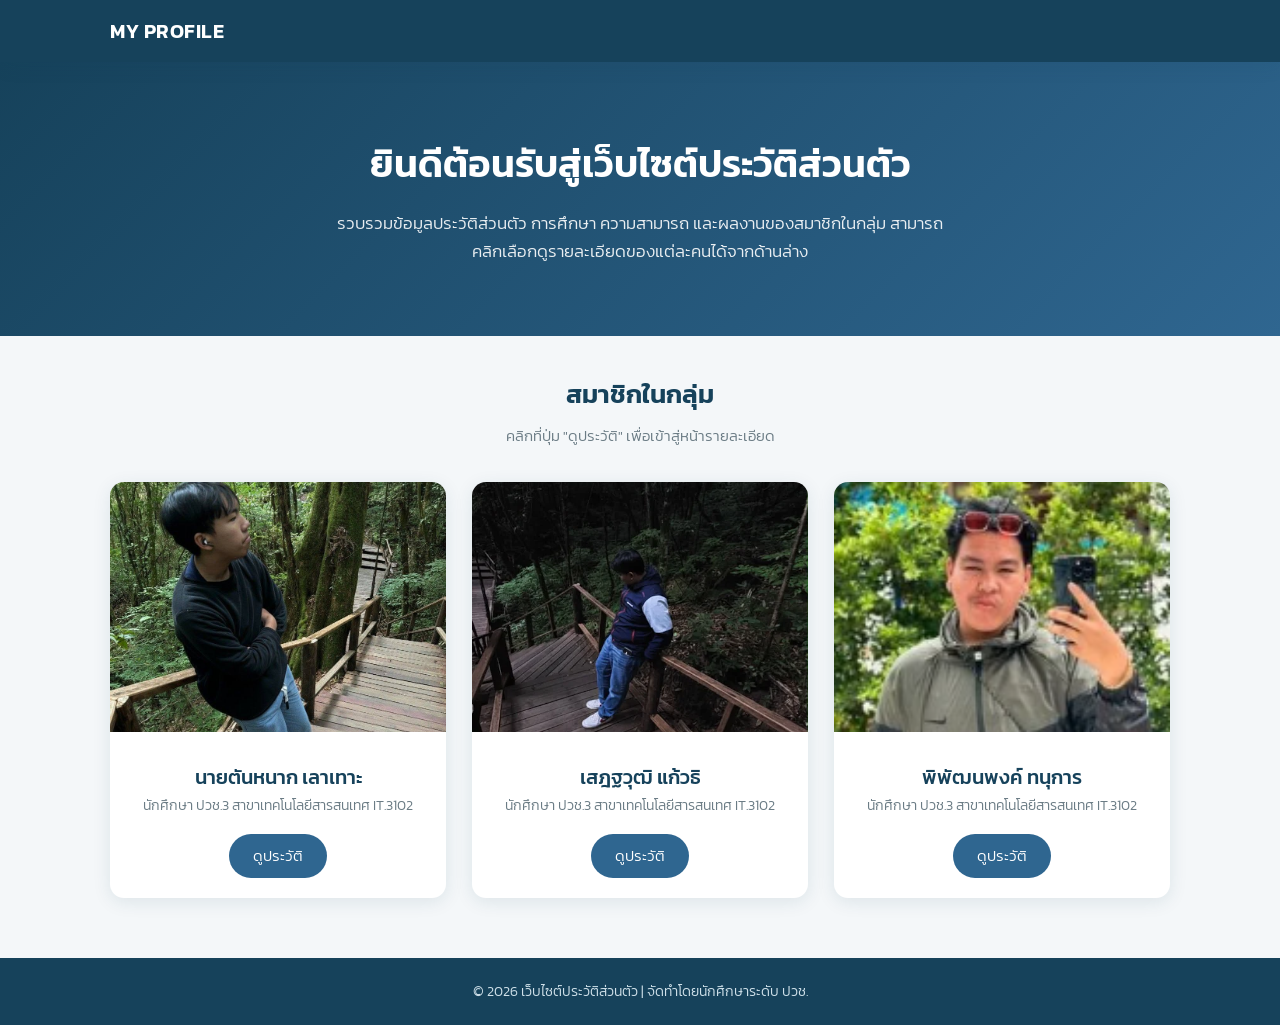
<file: index.html>
<!DOCTYPE html>
<html lang="th">
<head>
  <meta charset="UTF-8">
  <meta name="viewport" content="width=device-width, initial-scale=1.0">
  <title>หน้าแรก | ประวัติส่วนตัว</title>
  <link rel="stylesheet" href="style.css">
</head>
<body>

  <nav class="navbar">
    <div class="nav-inner">
      <a href="index.html" class="logo">MY PROFILE</a>
    </div>
  </nav>

  <section class="hero">
    <h1>ยินดีต้อนรับสู่เว็บไซต์ประวัติส่วนตัว</h1>
    <p>รวบรวมข้อมูลประวัติส่วนตัว การศึกษา ความสามารถ และผลงานของสมาชิกในกลุ่ม สามารถคลิกเลือกดูรายละเอียดของแต่ละคนได้จากด้านล่าง</p>
  </section>

  <div class="container">
    <h2 class="section-title">สมาชิกในกลุ่ม</h2>
    <p class="section-sub">คลิกที่ปุ่ม "ดูประวัติ" เพื่อเข้าสู่หน้ารายละเอียด</p>

    <div class="grid">

      <div class="person-card">
        <img src="asset/img/tannak.jpg" alt="รูปสมาชิกคนที่ 1">
        <div class="card-body">
          <h3>นายตันหนาก เลาเทาะ</h3>
          <p class="role">นักศึกษา ปวช.3 สาขาเทคโนโลยีสารสนเทศ IT.3102</p>
          <a href="Tannak.html" class="btn">ดูประวัติ</a>
        </div>
      </div>

      <div class="person-card">
        <img src="asset/img/Settawut.webp" alt="รูปสมาชิกคนที่ 2">
        <div class="card-body">
          <h3>เสฎฐวุฒิ แก้วธิ</h3>
          <p class="role">นักศึกษา ปวช.3 สาขาเทคโนโลยีสารสนเทศ IT.3102</p>
          <a href="Settawut.html" class="btn">ดูประวัติ</a>
        </div>
      </div>

      <div class="person-card">
        <img src="asset/img/Piputpong.webp" alt="รูปสมาชิกคนที่ 3">
        <div class="card-body">
          <h3>พิพัฒนพงค์ ทนุการ</h3>
          <p class="role">นักศึกษา ปวช.3 สาขาเทคโนโลยีสารสนเทศ IT.3102</p>
          <a href="Piputpong.html" class="btn">ดูประวัติ</a>
        </div>
      </div>

    </div>
  </div>

  <footer>
    &copy; 2026 เว็บไซต์ประวัติส่วนตัว | จัดทำโดยนักศึกษาระดับ ปวช.
  </footer>

</body>
</html>
</file>
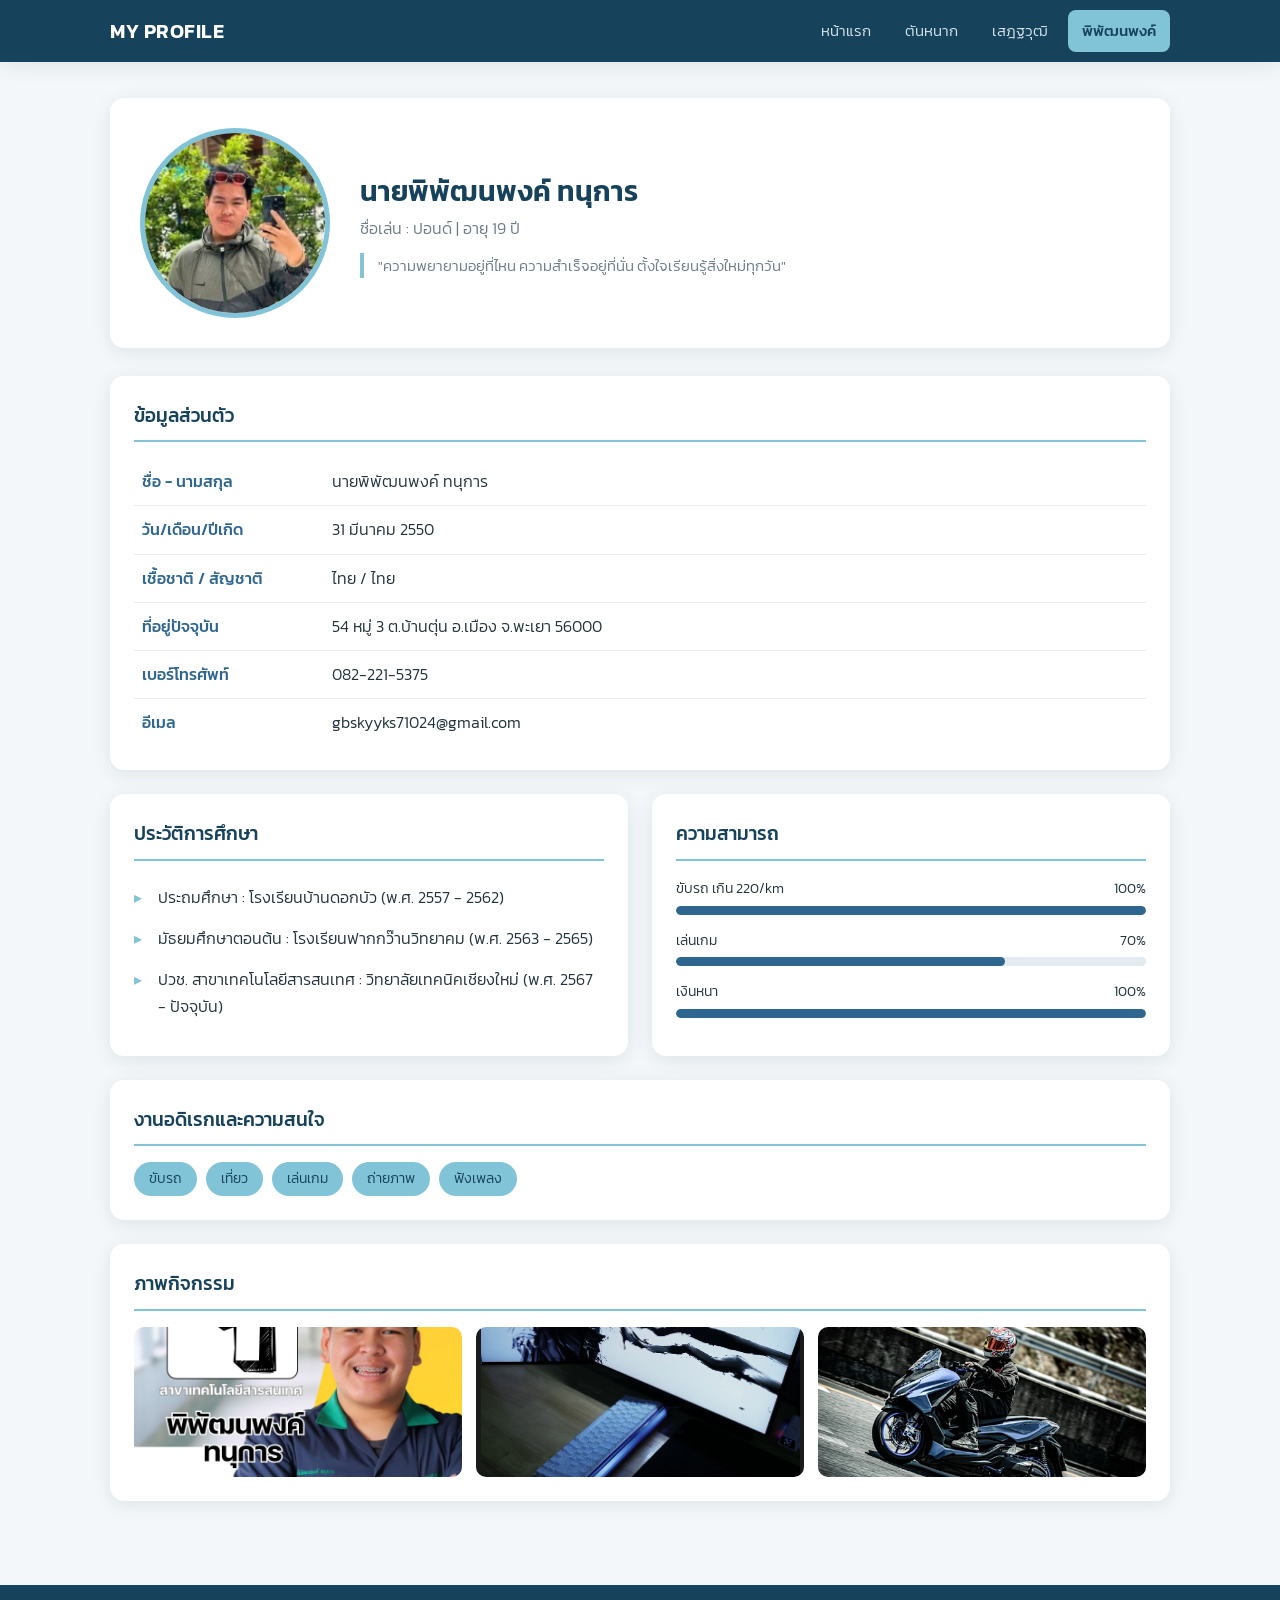
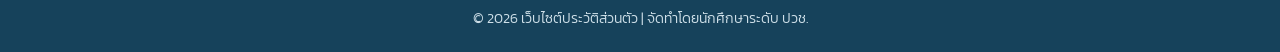
<file: Piputpong.html>
<!DOCTYPE html>
<html lang="th">
<head>
  <meta charset="UTF-8">
  <meta name="viewport" content="width=device-width, initial-scale=1.0">
  <title>ประวัติส่วนตัว | พิพัฒนพงค์ ทนุการ</title>
  <link rel="stylesheet" href="style.css">
</head>
<body>

  <nav class="navbar">
    <div class="nav-inner">
      <a href="index.html" class="logo">MY PROFILE</a>
      <ul class="nav-menu">
        <li><a href="index.html">หน้าแรก</a></li>
        <li><a href="Tannak.html">ตันหนาก</a></li>
        <li><a href="Settawut.html">เสฎฐวุฒิ</a></li>
        <li><a href="Piputpong.html" class="active">พิพัฒนพงค์</a></li>
      </ul>
    </div>
  </nav>

  <div class="container">

    <div class="profile-head">
      <img src="asset/img/Piputpong.webp" alt="รูปนายพิพัฒนพงค์ ทนุการ">
      <div class="head-text">
        <h2>นายพิพัฒนพงค์ ทนุการ</h2>
        <p class="nickname">ชื่อเล่น : ปอนด์ | อายุ 19    ปี</p>
        <p class="quote">"ความพยายามอยู่ที่ไหน ความสำเร็จอยู่ที่นั่น ตั้งใจเรียนรู้สิ่งใหม่ทุกวัน"</p>
      </div>
    </div>

    <div class="box">
      <h3>ข้อมูลส่วนตัว</h3>
      <table>
        <tr><th>ชื่อ - นามสกุล</th><td>นายพิพัฒนพงค์ ทนุการ</td></tr>
        <tr><th>วัน/เดือน/ปีเกิด</th><td>31 มีนาคม 2550</td></tr>
        <tr><th>เชื้อชาติ / สัญชาติ</th><td>ไทย / ไทย</td></tr>
        <tr><th>ที่อยู่ปัจจุบัน</th><td>54 หมู่ 3 ต.บ้านตุ่น อ.เมือง จ.พะเยา 56000</td></tr>
        <tr><th>เบอร์โทรศัพท์</th><td>082-221-5375</td></tr>
        <tr><th>อีเมล</th><td>gbskyyks71024@gmail.com</td></tr>
      </table>
    </div>

    <div class="two-col">
      <div class="box">
        <h3>ประวัติการศึกษา</h3>
        <ul class="plain">
          <li>ประถมศึกษา : โรงเรียนบ้านดอกบัว (พ.ศ. 2557 - 2562)</li>
          <li>มัธยมศึกษาตอนต้น : โรงเรียนฟากกว๊านวิทยาคม (พ.ศ. 2563 - 2565)</li>
          <li>ปวช. สาขาเทคโนโลยีสารสนเทศ : วิทยาลัยเทคนิคเชียงใหม่ (พ.ศ. 2567 - ปัจจุบัน)</li>
        </ul>
      </div>

      <div class="box">
        <h3>ความสามารถ</h3>
        <div class="skill">
          <div class="skill-label"><span>ขับรถ เกิน 220/km</span><span>100%</span></div>
          <div class="bar"><span style="width:100%"></span></div>
        </div>
        <div class="skill">
          <div class="skill-label"><span>เล่นเกม</span><span>70%</span></div>
          <div class="bar"><span style="width:70%"></span></div>
        </div>
        <div class="skill">
          <div class="skill-label"><span>เงินหนา</span><span>100%</span></div>
          <div class="bar"><span style="width:100%"></span></div>
        </div>
      </div>
    </div>  

    <div class="box">
      <h3>งานอดิเรกและความสนใจ</h3>
      <div class="tags">
        <span class="tag">ขับรถ</span>
        <span class="tag">เที่ยว</span>
        <span class="tag">เล่นเกม</span>
        <span class="tag">ถ่ายภาพ</span>
        <span class="tag">ฟังเพลง</span>
      </div>
    </div>

    <div class="box">
      <h3>ภาพกิจกรรม</h3>
      <div class="gallery">
        <img src="asset/img/piputpong_eiei.jpg" alt="ภาพกิจกรรมที่ 1">
        <img src="asset/img/piputpong_2.webp" alt="ภาพกิจกรรมที่ 2">
        <img src="asset/img/piputpong_3.png" alt="ภาพกิจกรรมที่ 3">
      </div>
    </div>

  </div>

  <footer>
    &copy; 2026 เว็บไซต์ประวัติส่วนตัว | จัดทำโดยนักศึกษาระดับ ปวช.
  </footer>

</body>
</html>
</file>
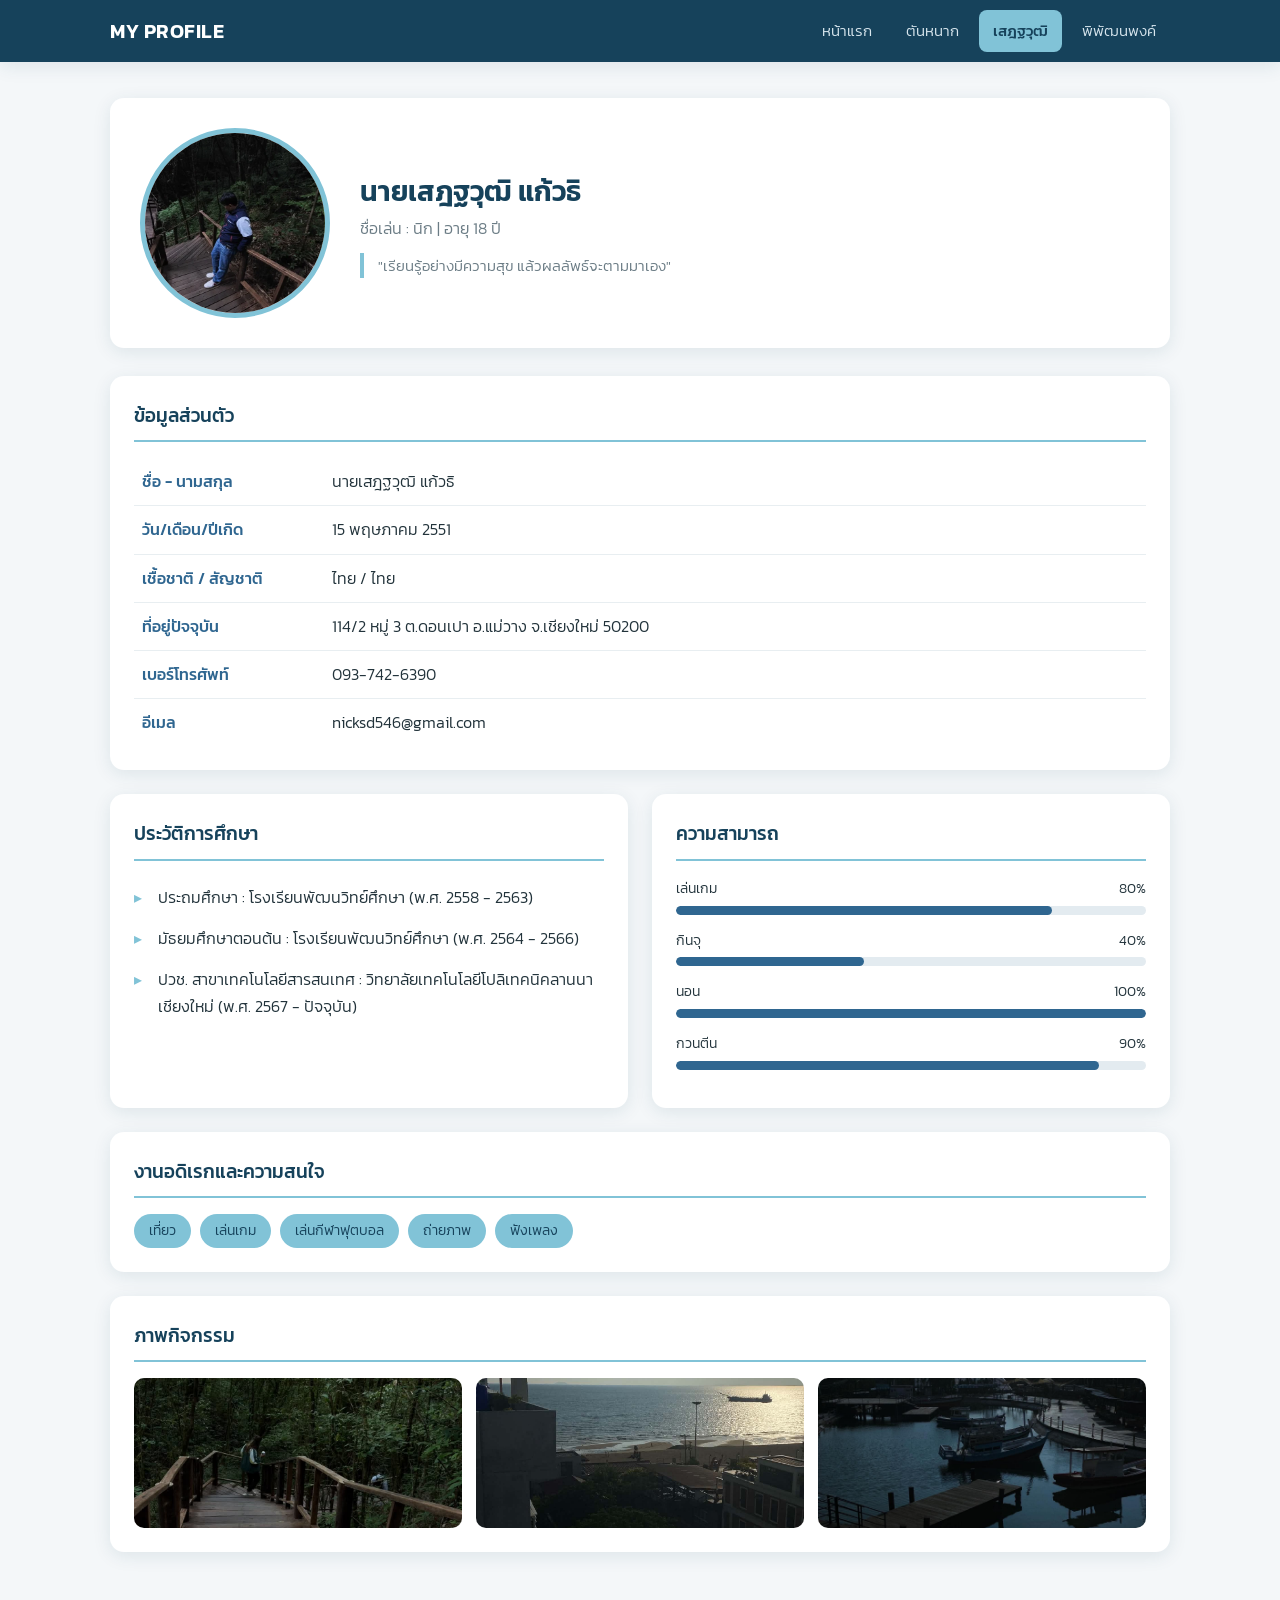
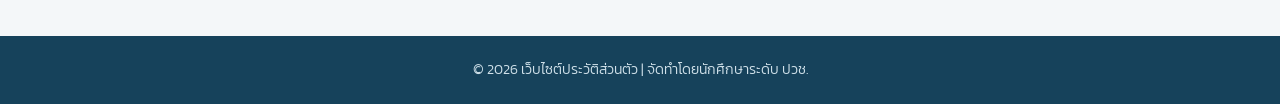
<file: Settawut.html>
<!DOCTYPE html>
<html lang="th">
<head>
  <meta charset="UTF-8">
  <meta name="viewport" content="width=device-width, initial-scale=1.0">
  <title>ประวัติส่วนตัว | เสฎฐวุฒิ แก้วธิ</title>
  <link rel="stylesheet" href="style.css">
</head>
<body>

  <nav class="navbar">
    <div class="nav-inner">
      <a href="index.html" class="logo">MY PROFILE</a>
      <ul class="nav-menu">
        <li><a href="index.html">หน้าแรก</a></li>
        <li><a href="Tannak.html">ตันหนาก</a></li>
        <li><a href="Settawut.html" class="active">เสฎฐวุฒิ</a></li>
        <li><a href="Piputpong.html">พิพัฒนพงค์</a></li>
      </ul>
    </div>
  </nav>

  <div class="container">

    <div class="profile-head">
      <img src="asset/img/Settawut.webp" alt="รูปนายสมชาย ใจดี">
      <div class="head-text">
        <h2>นายเสฎฐวุฒิ แก้วธิ</h2>
        <p class="nickname">ชื่อเล่น : นิก | อายุ 18 ปี</p>
        <p class="quote">"เรียนรู้อย่างมีความสุข แล้วผลลัพธ์จะตามมาเอง"</p>
      </div>
    </div>

    <div class="box">
      <h3>ข้อมูลส่วนตัว</h3>
      <table>
        <tr><th>ชื่อ - นามสกุล</th><td>นายเสฎฐวุฒิ แก้วธิ</td></tr>
        <tr><th>วัน/เดือน/ปีเกิด</th><td>15 พฤษภาคม 2551</td></tr>
        <tr><th>เชื้อชาติ / สัญชาติ</th><td>ไทย / ไทย</td></tr>
        <tr><th>ที่อยู่ปัจจุบัน</th><td>114/2 หมู่ 3 ต.ดอนเปา อ.แม่วาง จ.เชียงใหม่ 50200</td></tr>
        <tr><th>เบอร์โทรศัพท์</th><td>093-742-6390</td></tr>
        <tr><th>อีเมล</th><td>nicksd546@gmail.com</td></tr>
      </table>
    </div>

    <div class="two-col">
      <div class="box">
        <h3>ประวัติการศึกษา</h3>
        <ul class="plain">
          <li>ประถมศึกษา : โรงเรียนพัฒนวิทย์ศึกษา (พ.ศ. 2558 - 2563)</li>
          <li>มัธยมศึกษาตอนต้น : โรงเรียนพัฒนวิทย์ศึกษา (พ.ศ. 2564 - 2566)</li>
          <li>ปวช. สาขาเทคโนโลยีสารสนเทศ : วิทยาลัยเทคโนโลยีโปลิเทคนิคลานนา เชียงใหม่ (พ.ศ. 2567 - ปัจจุบัน)</li>
        </ul>
      </div>

      <div class="box">
        <h3>ความสามารถ</h3>
        <div class="skill">
          <div class="skill-label"><span>เล่นเกม</span><span>80%</span></div>
          <div class="bar"><span style="width:80%"></span></div>
        </div>
        <div class="skill">
          <div class="skill-label"><span>กินจุ</span><span>40%</span></div>
          <div class="bar"><span style="width:40%"></span></div>
        </div>
        <div class="skill">
          <div class="skill-label"><span>นอน</span><span>100%</span></div>
          <div class="bar"><span style="width:100%"></span></div>
        </div>
        <div class="skill">
          <div class="skill-label"><span>กวนตีน</span><span>90%</span></div>
          <div class="bar"><span style="width:90%"></span></div>
        </div>
      </div>
    </div>

    <div class="box">
      <h3>งานอดิเรกและความสนใจ</h3>
      <div class="tags">
        <span class="tag">เที่ยว</span>
        <span class="tag">เล่นเกม</span>
        <span class="tag">เล่นกีฬาฟุตบอล</span>
        <span class="tag">ถ่ายภาพ</span>
        <span class="tag">ฟังเพลง</span>
      </div>
    </div>

    <div class="box">
      <h3>ภาพกิจกรรม</h3>
      <div class="gallery">
        <img src="asset/img/settawut_travel1.jpg" alt="ภาพกิจกรรมที่ 1">
        <img src="asset/img/settawut_travel2.jpg" alt="ภาพกิจกรรมที่ 2">
        <img src="asset/img/settawut_travel3.jpg" alt="ภาพกิจกรรมที่ 3">
      </div>
    </div>

  </div>

  <footer>
    &copy; 2026 เว็บไซต์ประวัติส่วนตัว | จัดทำโดยนักศึกษาระดับ ปวช.
  </footer>

</body>
</html>
</file>
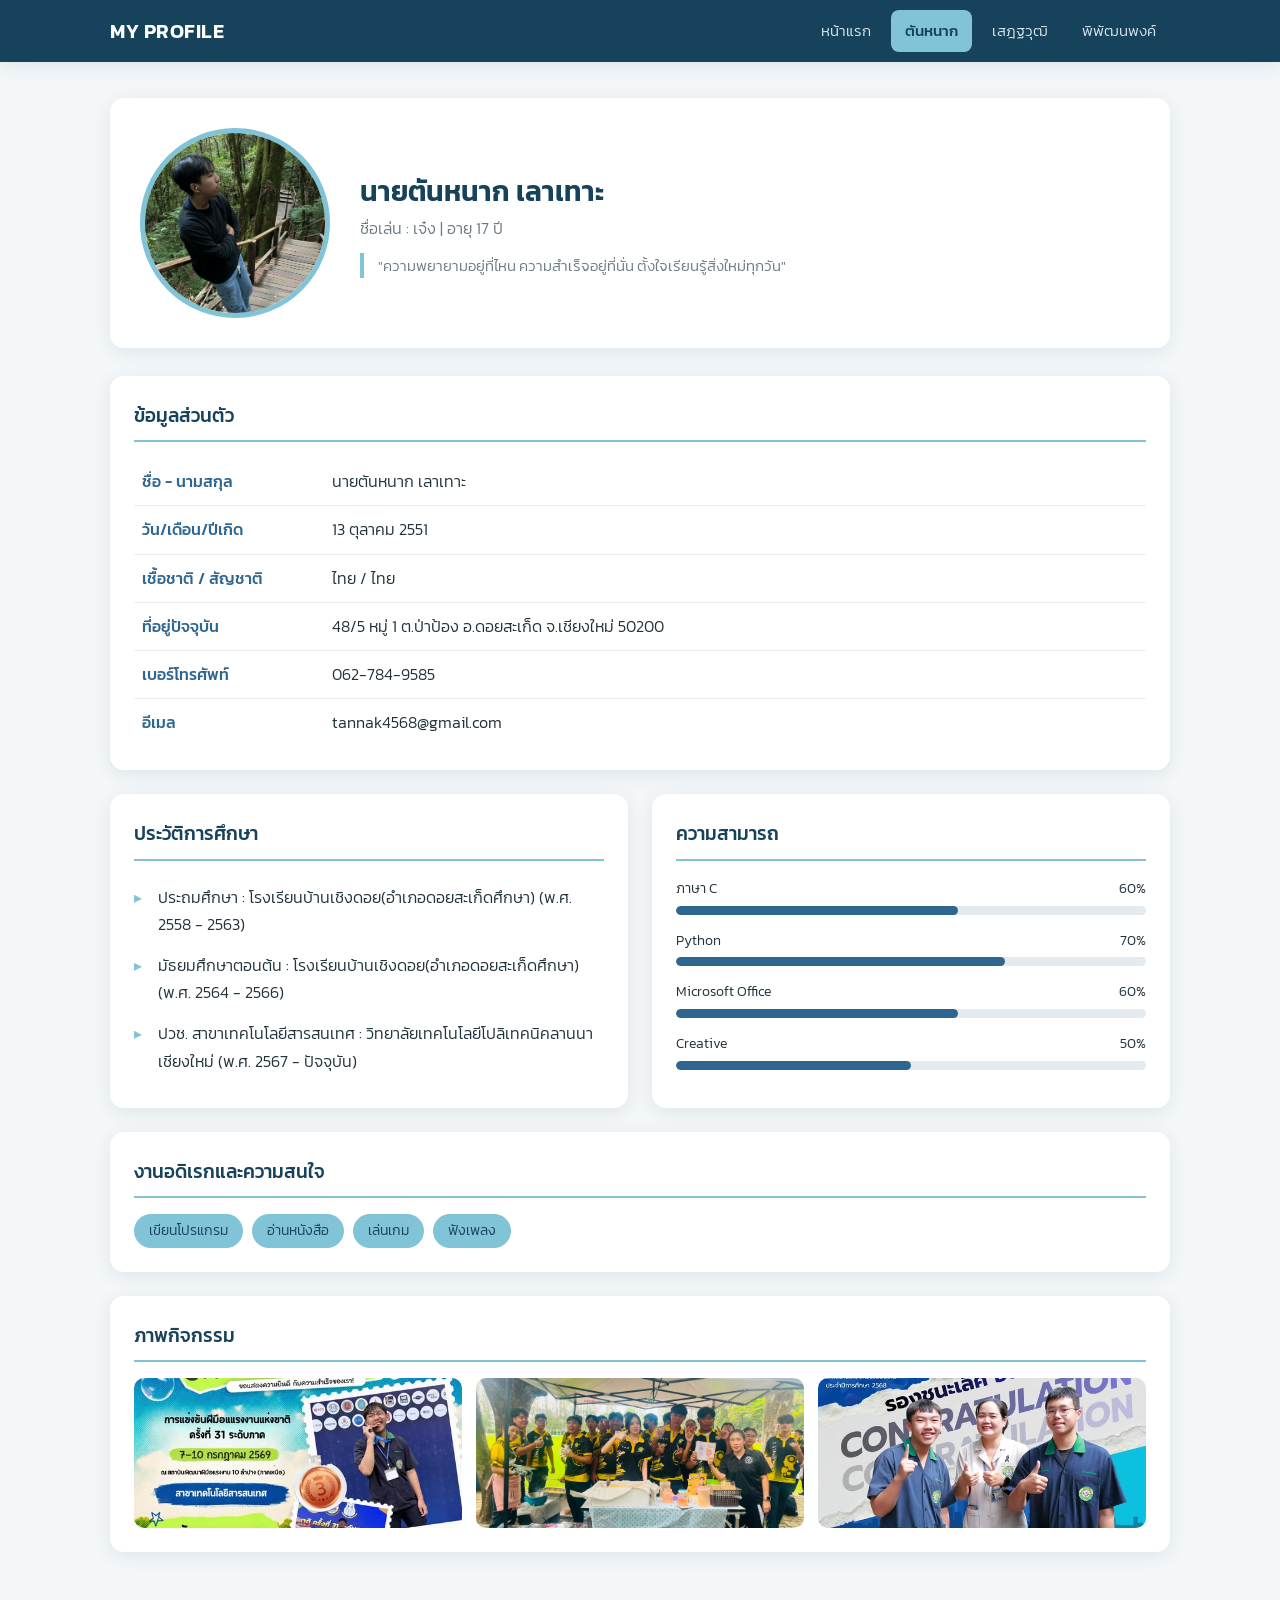
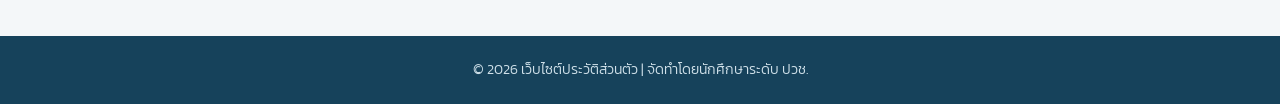
<file: Tannak.html>
<!DOCTYPE html>
<html lang="th">
<head>
  <meta charset="UTF-8">
  <meta name="viewport" content="width=device-width, initial-scale=1.0">
  <title>ประวัติส่วนตัว | ตันหนาก เลาเทาะ</title>
  <link rel="stylesheet" href="style.css">
</head>
<body>

  <nav class="navbar">
    <div class="nav-inner">
      <a href="index.html" class="logo">MY PROFILE</a>
      <ul class="nav-menu">
        <li><a href="index.html">หน้าแรก</a></li>
        <li><a href="Tannak.html" class="active">ตันหนาก</a></li>
        <li><a href="Settawut.html">เสฎฐวุฒิ</a></li>
        <li><a href="Piputpong.html">พิพัฒนพงค์</a></li>
      </ul>
    </div>
  </nav>

  <div class="container">

    <div class="profile-head">
      <img src="asset/img/tannak.jpg" alt="รูปนายตันหนาก เลาเทาะ">
      <div class="head-text">
        <h2>นายตันหนาก เลาเทาะ</h2>
        <p class="nickname">ชื่อเล่น : เจ๋ง | อายุ 17 ปี</p>
        <p class="quote">"ความพยายามอยู่ที่ไหน ความสำเร็จอยู่ที่นั่น ตั้งใจเรียนรู้สิ่งใหม่ทุกวัน"</p>
      </div>
    </div>

    <div class="box">
      <h3>ข้อมูลส่วนตัว</h3>
      <table>
        <tr><th>ชื่อ - นามสกุล</th><td>นายตันหนาก เลาเทาะ</td></tr>
        <tr><th>วัน/เดือน/ปีเกิด</th><td>13 ตุลาคม 2551</td></tr>
        <tr><th>เชื้อชาติ / สัญชาติ</th><td>ไทย / ไทย</td></tr>
        <tr><th>ที่อยู่ปัจจุบัน</th><td>48/5 หมู่ 1 ต.ป่าป้อง อ.ดอยสะเก็ด จ.เชียงใหม่ 50200</td></tr>
        <tr><th>เบอร์โทรศัพท์</th><td>062-784-9585</td></tr>
        <tr><th>อีเมล</th><td>tannak4568@gmail.com</td></tr>
      </table>
    </div>

    <div class="two-col">
      <div class="box">
        <h3>ประวัติการศึกษา</h3>
        <ul class="plain">
          <li>ประถมศึกษา : โรงเรียนบ้านเชิงดอย(อำเภอดอยสะเก็ดศึกษา) (พ.ศ. 2558 - 2563)</li>
          <li>มัธยมศึกษาตอนต้น : โรงเรียนบ้านเชิงดอย(อำเภอดอยสะเก็ดศึกษา) (พ.ศ. 2564 - 2566)</li>
          <li>ปวช. สาขาเทคโนโลยีสารสนเทศ : วิทยาลัยเทคโนโลยีโปลิเทคนิคลานนา เชียงใหม่ (พ.ศ. 2567 - ปัจจุบัน)</li>
        </ul>
      </div>

      <div class="box">
        <h3>ความสามารถ</h3>
        <div class="skill">
          <div class="skill-label"><span>ภาษา C</span><span>60%</span></div>
          <div class="bar"><span style="width:60%"></span></div>
        </div>
        <div class="skill">
          <div class="skill-label"><span>Python</span><span>70%</span></div>
          <div class="bar"><span style="width:70%"></span></div>
        </div>
        <div class="skill">
          <div class="skill-label"><span>Microsoft Office</span><span>60%</span></div>
          <div class="bar"><span style="width:60%"></span></div>
        </div>
        <div class="skill">
          <div class="skill-label"><span>Creative</span><span>50%</span></div>
          <div class="bar"><span style="width:50%"></span></div>
        </div>
      </div>
    </div>

    <div class="box">
      <h3>งานอดิเรกและความสนใจ</h3>
      <div class="tags">
        <span class="tag">เขียนโปรแกรม</span>
        <span class="tag">อ่านหนังสือ</span>
        <span class="tag">เล่นเกม</span>
        <span class="tag">ฟังเพลง</span>
      </div>
    </div>

    <div class="box">
      <h3>ภาพกิจกรรม</h3>
      <div class="gallery">
        <img src="asset/img/Tannak_worldskill.jpg" alt="ภาพกิจกรรมที่ 1">
        <img src="asset/img/tannak_.jpg" alt="ภาพกิจกรรมที่ 2">
        <img src="asset/img/tannak_2.jpg" alt="ภาพกิจกรรมที่ 3">
      </div>
    </div>

  </div>

  <footer>
    &copy; 2026 เว็บไซต์ประวัติส่วนตัว | จัดทำโดยนักศึกษาระดับ ปวช.
  </footer>

</body>
</html>
</file>
<file: style.css>
@import url('https://fonts.googleapis.com/css2?family=Kanit:wght@300;400;500;600&display=swap');

:root {
  --main: #2f6690;
  --main-dark: #16425b;
  --accent: #81c3d7;
  --bg: #f4f7f9;
  --card: #ffffff;
  --text: #22333b;
  --muted: #6b7c85;
  --radius: 14px;
  --shadow: 0 4px 18px rgba(22, 66, 91, 0.10);
}

* { margin: 0; padding: 0; box-sizing: border-box; }

body {
  font-family: 'Kanit', sans-serif;
  background: var(--bg);
  color: var(--text);
  line-height: 1.7;
  font-weight: 300;
}

/* ---------- Navbar ---------- */
.navbar {
  background: var(--main-dark);
  position: sticky;
  top: 0;
  z-index: 100;
  box-shadow: var(--shadow);
}

.nav-inner {
  max-width: 1100px;
  margin: 0 auto;
  padding: 0 20px;
  display: flex;
  align-items: center;
  justify-content: space-between;
  flex-wrap: wrap;
  min-height: 62px;
}

.logo {
  color: #fff;
  font-size: 20px;
  font-weight: 600;
  text-decoration: none;
  letter-spacing: .5px;
}

.nav-menu {
  display: flex;
  list-style: none;
  gap: 6px;
  flex-wrap: wrap;
}

.nav-menu a {
  color: #d8e6ee;
  text-decoration: none;
  padding: 8px 14px;
  border-radius: 8px;
  font-size: 15px;
  transition: .25s;
  display: block;
}

.nav-menu a:hover { background: var(--main); color: #fff; }
.nav-menu a.active { background: var(--accent); color: var(--main-dark); font-weight: 500; }

/* ---------- Layout ---------- */
.container {
  max-width: 1100px;
  margin: 0 auto;
  padding: 36px 20px 60px;
}

.section-title {
  font-size: 26px;
  font-weight: 600;
  color: var(--main-dark);
  margin-bottom: 6px;
  text-align: center;
}

.section-sub {
  text-align: center;
  color: var(--muted);
  margin-bottom: 34px;
  font-size: 15px;
}

/* ---------- Hero (หน้า Index) ---------- */
.hero {
  background: linear-gradient(135deg, var(--main-dark), var(--main));
  color: #fff;
  text-align: center;
  padding: 70px 20px;
}

.hero h1 { font-size: 38px; font-weight: 600; margin-bottom: 12px; }
.hero p { font-size: 17px; opacity: .9; max-width: 620px; margin: 0 auto; }

/* ---------- Card grid ---------- */
.grid {
  display: grid;
  grid-template-columns: repeat(auto-fit, minmax(270px, 1fr));
  gap: 26px;
}

.person-card {
  background: var(--card);
  border-radius: var(--radius);
  overflow: hidden;
  box-shadow: var(--shadow);
  text-align: center;
  transition: transform .28s, box-shadow .28s;
}

.person-card:hover {
  transform: translateY(-7px);
  box-shadow: 0 12px 28px rgba(22, 66, 91, .18);
}

.person-card img {
  width: 100%;
  height: 250px;
  object-fit: cover;
  background: #dce6ec;
}

.person-card .card-body { padding: 20px; }
.person-card h3 { font-size: 20px; font-weight: 500; color: var(--main-dark); }
.person-card .role { color: var(--muted); font-size: 14px; margin-bottom: 16px; }

.btn {
  display: inline-block;
  background: var(--main);
  color: #fff;
  text-decoration: none;
  padding: 9px 24px;
  border-radius: 30px;
  font-size: 15px;
  transition: .25s;
}

.btn:hover { background: var(--main-dark); }

/* ---------- Profile page ---------- */
.profile-head {
  background: var(--card);
  border-radius: var(--radius);
  box-shadow: var(--shadow);
  padding: 30px;
  display: flex;
  gap: 30px;
  align-items: center;
  flex-wrap: wrap;
  margin-bottom: 28px;
}

.profile-head img {
  width: 190px;
  height: 190px;
  border-radius: 50%;
  object-fit: cover;
  border: 5px solid var(--accent);
  background: #dce6ec;
  flex-shrink: 0;
}

.profile-head .head-text { flex: 1; min-width: 240px; }
.profile-head h2 { font-size: 28px; font-weight: 600; color: var(--main-dark); }
.profile-head .nickname { color: var(--muted); margin-bottom: 10px; }
.profile-head .quote {
  border-left: 4px solid var(--accent);
  padding-left: 14px;
  font-size: 15px;
  color: var(--muted);
}

.box {
  background: var(--card);
  border-radius: var(--radius);
  box-shadow: var(--shadow);
  padding: 24px;
  margin-bottom: 24px;
}

.box h3 {
  font-size: 19px;
  font-weight: 500;
  color: var(--main-dark);
  border-bottom: 2px solid var(--accent);
  padding-bottom: 8px;
  margin-bottom: 16px;
}

table { width: 100%; border-collapse: collapse; }
table th, table td { padding: 10px 8px; text-align: left; font-weight: 300; }
table th { width: 190px; color: var(--main); font-weight: 500; }
table tr { border-bottom: 1px solid #e8eef1; }
table tr:last-child { border-bottom: none; }

.two-col {
  display: grid;
  grid-template-columns: repeat(auto-fit, minmax(300px, 1fr));
  gap: 24px;
}

ul.plain { list-style: none; }
ul.plain li { padding: 7px 0 7px 24px; position: relative; }
ul.plain li::before {
  content: "▸";
  color: var(--accent);
  position: absolute;
  left: 0;
  font-size: 16px;
}

.tags { display: flex; flex-wrap: wrap; gap: 9px; }
.tag {
  background: var(--accent);
  color: var(--main-dark);
  padding: 5px 15px;
  border-radius: 20px;
  font-size: 14px;
}

.skill { margin-bottom: 14px; }
.skill-label { display: flex; justify-content: space-between; font-size: 14px; margin-bottom: 5px; }
.bar { background: #e3ebf0; height: 9px; border-radius: 6px; overflow: hidden; }
.bar span { display: block; height: 100%; background: var(--main); border-radius: 6px; }

.gallery { display: grid; grid-template-columns: repeat(auto-fit, minmax(180px, 1fr)); gap: 14px; }
.gallery img {
  width: 100%;
  height: 150px;
  object-fit: cover;
  border-radius: 10px;
  background: #dce6ec;
}

/* ---------- Footer ---------- */
footer {
  background: var(--main-dark);
  color: #cfe0e9;
  text-align: center;
  padding: 22px 20px;
  font-size: 14px;
}

@media (max-width: 600px) {
  .hero h1 { font-size: 28px; }
  .profile-head { flex-direction: column; text-align: center; }
  .profile-head .quote { border-left: none; border-top: 3px solid var(--accent); padding: 12px 0 0; }
  table th { width: auto; display: block; padding-bottom: 0; }
  table td { display: block; padding-top: 2px; }
}
</file>
